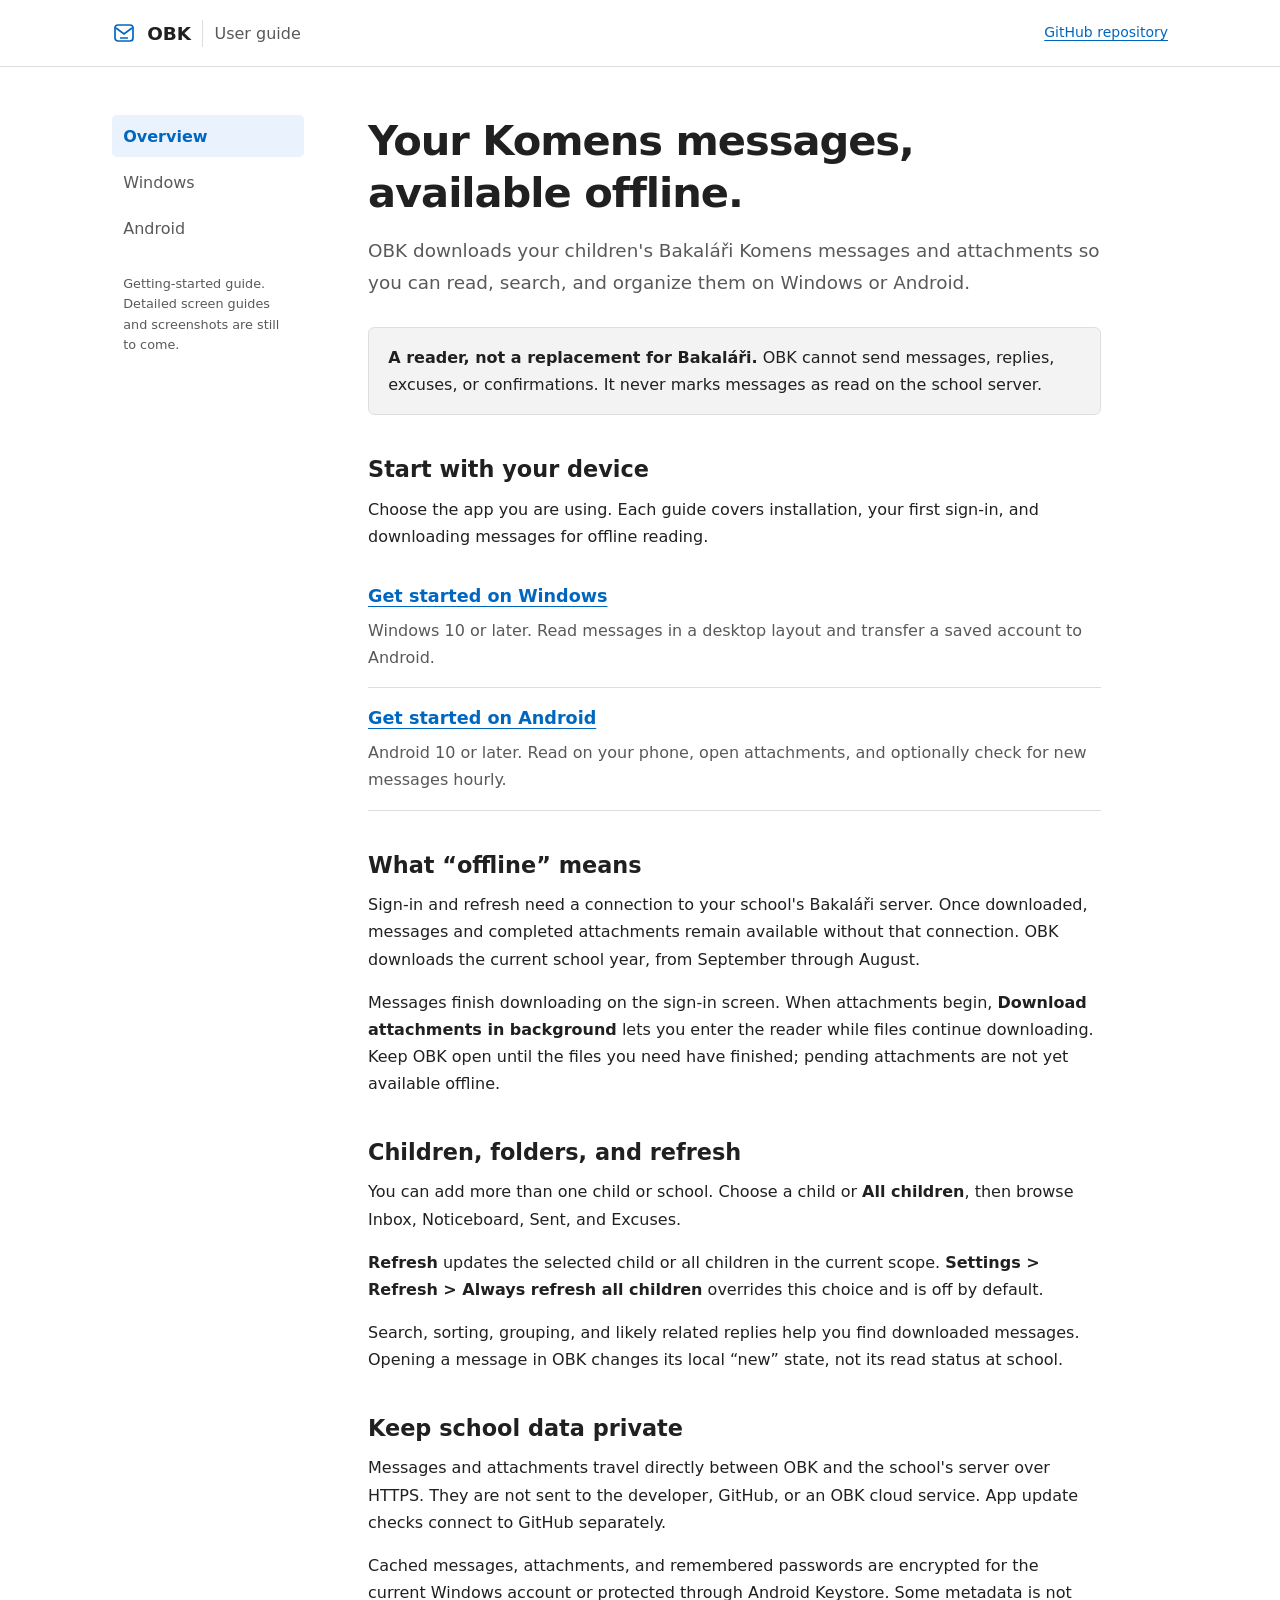
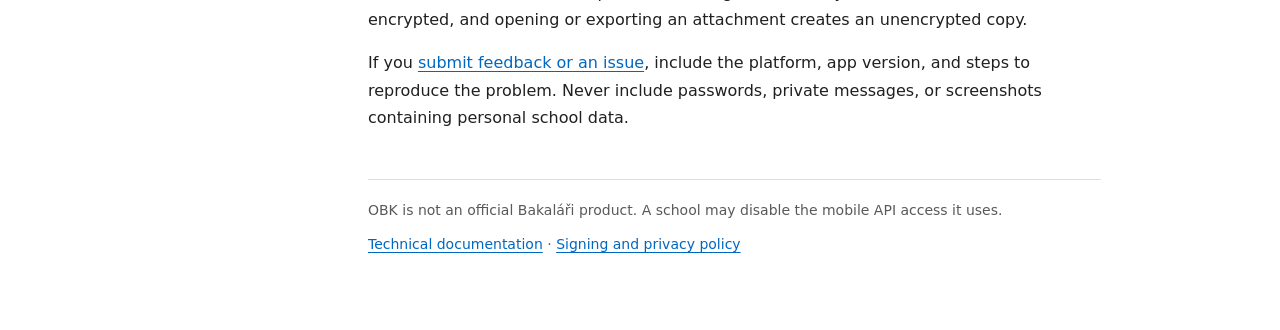
<file: docs/user-guide/index.html>
<!doctype html>
<html lang="en">
<head>
    <meta charset="utf-8">
    <meta name="viewport" content="width=device-width, initial-scale=1">
    <meta name="description" content="Get started with OBK, the offline reader for Bakaláři Komens messages on Windows and Android.">
    <title>OBK user guide</title>
    <link rel="stylesheet" href="styles.css">
</head>
<body>
    <a class="skip-link" href="#content">Skip to content</a>
    <header class="site-header">
        <div class="header-inner">
            <a class="brand" href="index.html">
                <svg viewBox="0 0 24 24" fill="none" stroke="currentColor" stroke-width="1.7" aria-hidden="true"><rect x="3" y="4" width="18" height="16" rx="3"/><path d="m4 7 8 6 8-6M8 17h8"/></svg>
                <strong>OBK</strong><span>User guide</span>
            </a>
            <a class="source-link" href="https://github.com/iricigor/OBK">GitHub repository</a>
        </div>
    </header>
    <div class="layout">
        <aside class="sidebar">
            <nav aria-label="User guide">
                <a href="index.html" aria-current="page">Overview</a>
                <a href="windows.html">Windows</a>
                <a href="android.html">Android</a>
            </nav>
            <p class="scope-note">Getting-started guide.<br>Detailed screen guides and screenshots are still to come.</p>
        </aside>
        <main id="content" tabindex="-1">
            <h1>Your Komens messages, available offline.</h1>
            <p class="intro">OBK downloads your children's Bakaláři Komens messages and attachments so you can read, search, and organize them on Windows or Android.</p>

            <div class="notice">
                <p><strong>A reader, not a replacement for Bakaláři.</strong> OBK cannot send messages, replies, excuses, or confirmations. It never marks messages as read on the school server.</p>
            </div>

            <h2 id="start">Start with your device</h2>
            <p>Choose the app you are using. Each guide covers installation, your first sign-in, and downloading messages for offline reading.</p>
            <ul class="platform-links">
                <li><a href="windows.html">Get started on Windows</a><p>Windows 10 or later. Read messages in a desktop layout and transfer a saved account to Android.</p></li>
                <li><a href="android.html">Get started on Android</a><p>Android 10 or later. Read on your phone, open attachments, and optionally check for new messages hourly.</p></li>
            </ul>

            <h2 id="offline">What “offline” means</h2>
            <p>Sign-in and refresh need a connection to your school's Bakaláři server. Once downloaded, messages and completed attachments remain available without that connection. OBK downloads the current school year, from September through August.</p>
            <p>Messages finish downloading on the sign-in screen. When attachments begin, <strong>Download attachments in background</strong> lets you enter the reader while files continue downloading. Keep OBK open until the files you need have finished; pending attachments are not yet available offline.</p>

            <h2 id="accounts">Children, folders, and refresh</h2>
            <p>You can add more than one child or school. Choose a child or <strong>All children</strong>, then browse Inbox, Noticeboard, Sent, and Excuses.</p>
            <p><strong>Refresh</strong> updates the selected child or all children in the current scope. <strong>Settings &gt; Refresh &gt; Always refresh all children</strong> overrides this choice and is off by default.</p>
            <p>Search, sorting, grouping, and likely related replies help you find downloaded messages. Opening a message in OBK changes its local “new” state, not its read status at school.</p>

            <h2 id="privacy">Keep school data private</h2>
            <p>Messages and attachments travel directly between OBK and the school's server over HTTPS. They are not sent to the developer, GitHub, or an OBK cloud service. App update checks connect to GitHub separately.</p>
            <p>Cached messages, attachments, and remembered passwords are encrypted for the current Windows account or protected through Android Keystore. Some metadata is not encrypted, and opening or exporting an attachment creates an unencrypted copy.</p>
            <p>If you <a href="https://github.com/iricigor/OBK/issues/new">submit feedback or an issue</a>, include the platform, app version, and steps to reproduce the problem. Never include passwords, private messages, or screenshots containing personal school data.</p>

            <footer class="page-footer">
                <p>OBK is not an official Bakaláři product. A school may disable the mobile API access it uses.</p>
                <p><a href="https://github.com/iricigor/OBK/blob/main/docs/TECHNICAL.md">Technical documentation</a> · <a href="https://github.com/iricigor/OBK/blob/main/docs/CODE_SIGNING.md">Signing and privacy policy</a></p>
            </footer>
        </main>
    </div>
</body>
</html>
</file>
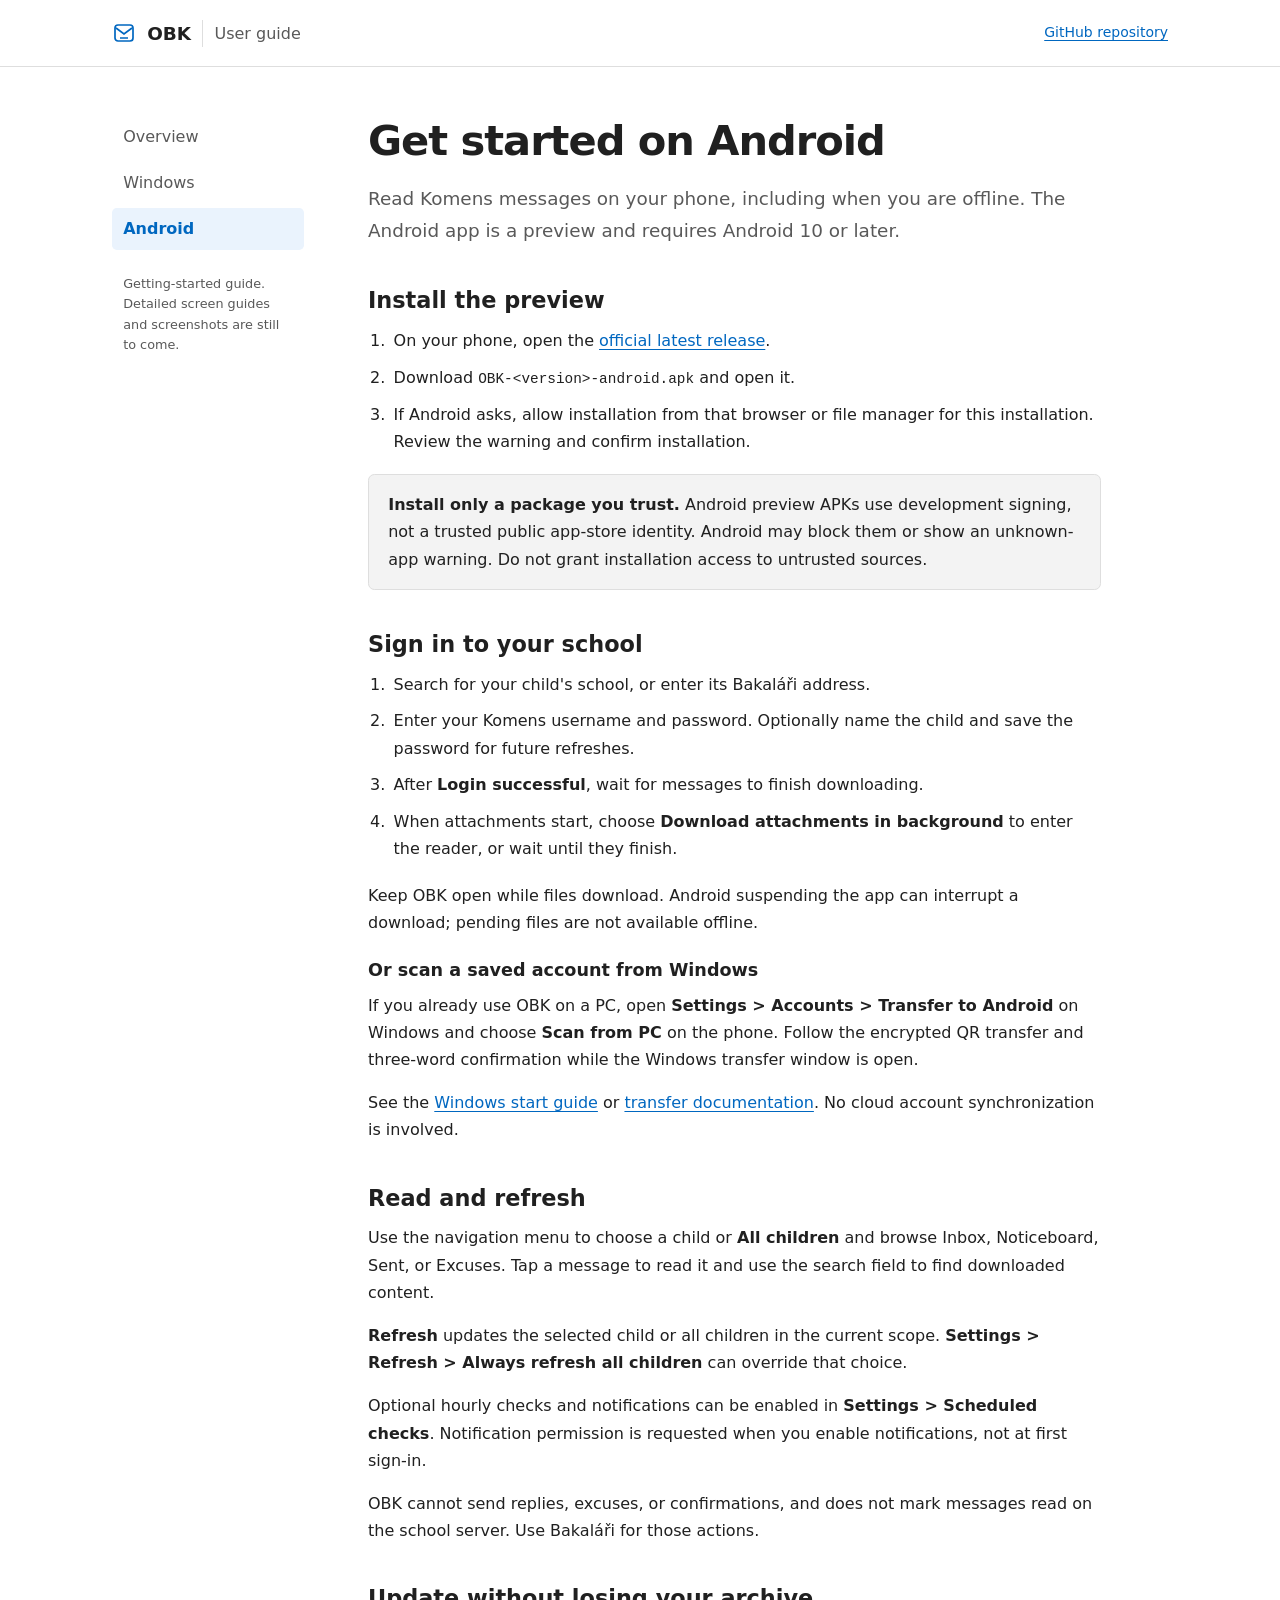
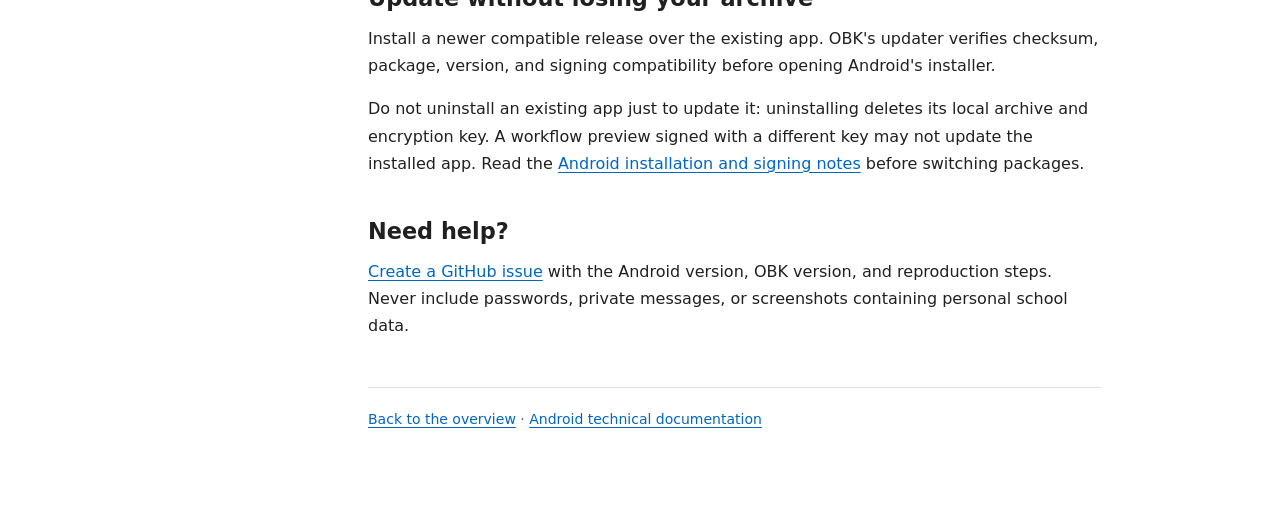
<file: docs/user-guide/android.html>
<!doctype html>
<html lang="en">
<head>
    <meta charset="utf-8">
    <meta name="viewport" content="width=device-width, initial-scale=1">
    <meta name="description" content="Install the OBK Android preview, sign in or scan an account from Windows, and read Komens messages offline.">
    <title>Get started on Android · OBK user guide</title>
    <link rel="stylesheet" href="styles.css">
</head>
<body>
    <a class="skip-link" href="#content">Skip to content</a>
    <header class="site-header">
        <div class="header-inner">
            <a class="brand" href="index.html">
                <svg viewBox="0 0 24 24" fill="none" stroke="currentColor" stroke-width="1.7" aria-hidden="true"><rect x="3" y="4" width="18" height="16" rx="3"/><path d="m4 7 8 6 8-6M8 17h8"/></svg>
                <strong>OBK</strong><span>User guide</span>
            </a>
            <a class="source-link" href="https://github.com/iricigor/OBK">GitHub repository</a>
        </div>
    </header>
    <div class="layout">
        <aside class="sidebar">
            <nav aria-label="User guide">
                <a href="index.html">Overview</a>
                <a href="windows.html">Windows</a>
                <a href="android.html" aria-current="page">Android</a>
            </nav>
            <p class="scope-note">Getting-started guide.<br>Detailed screen guides and screenshots are still to come.</p>
        </aside>
        <main id="content" tabindex="-1">
            <h1>Get started on Android</h1>
            <p class="intro">Read Komens messages on your phone, including when you are offline. The Android app is a preview and requires Android 10 or later.</p>

            <h2 id="install">Install the preview</h2>
            <ol>
                <li>On your phone, open the <a href="https://github.com/iricigor/OBK/releases/latest">official latest release</a>.</li>
                <li>Download <code>OBK-&lt;version&gt;-android.apk</code> and open it.</li>
                <li>If Android asks, allow installation from that browser or file manager for this installation. Review the warning and confirm installation.</li>
            </ol>
            <div class="notice">
                <p><strong>Install only a package you trust.</strong> Android preview APKs use development signing, not a trusted public app-store identity. Android may block them or show an unknown-app warning. Do not grant installation access to untrusted sources.</p>
            </div>

            <h2 id="sign-in">Sign in to your school</h2>
            <ol>
                <li>Search for your child's school, or enter its Bakaláři address.</li>
                <li>Enter your Komens username and password. Optionally name the child and save the password for future refreshes.</li>
                <li>After <strong>Login successful</strong>, wait for messages to finish downloading.</li>
                <li>When attachments start, choose <strong>Download attachments in background</strong> to enter the reader, or wait until they finish.</li>
            </ol>
            <p>Keep OBK open while files download. Android suspending the app can interrupt a download; pending files are not available offline.</p>

            <h3 id="scan-from-pc">Or scan a saved account from Windows</h3>
            <p>If you already use OBK on a PC, open <strong>Settings &gt; Accounts &gt; Transfer to Android</strong> on Windows and choose <strong>Scan from PC</strong> on the phone. Follow the encrypted QR transfer and three-word confirmation while the Windows transfer window is open.</p>
            <p>See the <a href="windows.html">Windows start guide</a> or <a href="https://github.com/iricigor/OBK/blob/main/docs/TECHNICAL.md#transferring-an-account-from-windows-to-android">transfer documentation</a>. No cloud account synchronization is involved.</p>

            <h2 id="read">Read and refresh</h2>
            <p>Use the navigation menu to choose a child or <strong>All children</strong> and browse Inbox, Noticeboard, Sent, or Excuses. Tap a message to read it and use the search field to find downloaded content.</p>
            <p><strong>Refresh</strong> updates the selected child or all children in the current scope. <strong>Settings &gt; Refresh &gt; Always refresh all children</strong> can override that choice.</p>
            <p>Optional hourly checks and notifications can be enabled in <strong>Settings &gt; Scheduled checks</strong>. Notification permission is requested when you enable notifications, not at first sign-in.</p>
            <p>OBK cannot send replies, excuses, or confirmations, and does not mark messages read on the school server. Use Bakaláři for those actions.</p>

            <h2 id="updates">Update without losing your archive</h2>
            <p>Install a newer compatible release over the existing app. OBK's updater verifies checksum, package, version, and signing compatibility before opening Android's installer.</p>
            <p>Do not uninstall an existing app just to update it: uninstalling deletes its local archive and encryption key. A workflow preview signed with a different key may not update the installed app. Read the <a href="https://github.com/iricigor/OBK/blob/main/docs/ANDROID.md">Android installation and signing notes</a> before switching packages.</p>

            <h2 id="help">Need help?</h2>
            <p><a href="https://github.com/iricigor/OBK/issues/new">Create a GitHub issue</a> with the Android version, OBK version, and reproduction steps. Never include passwords, private messages, or screenshots containing personal school data.</p>

            <footer class="page-footer">
                <p><a href="index.html">Back to the overview</a> · <a href="https://github.com/iricigor/OBK/blob/main/docs/TECHNICAL.md#android-preview">Android technical documentation</a></p>
            </footer>
        </main>
    </div>
</body>
</html>
</file>
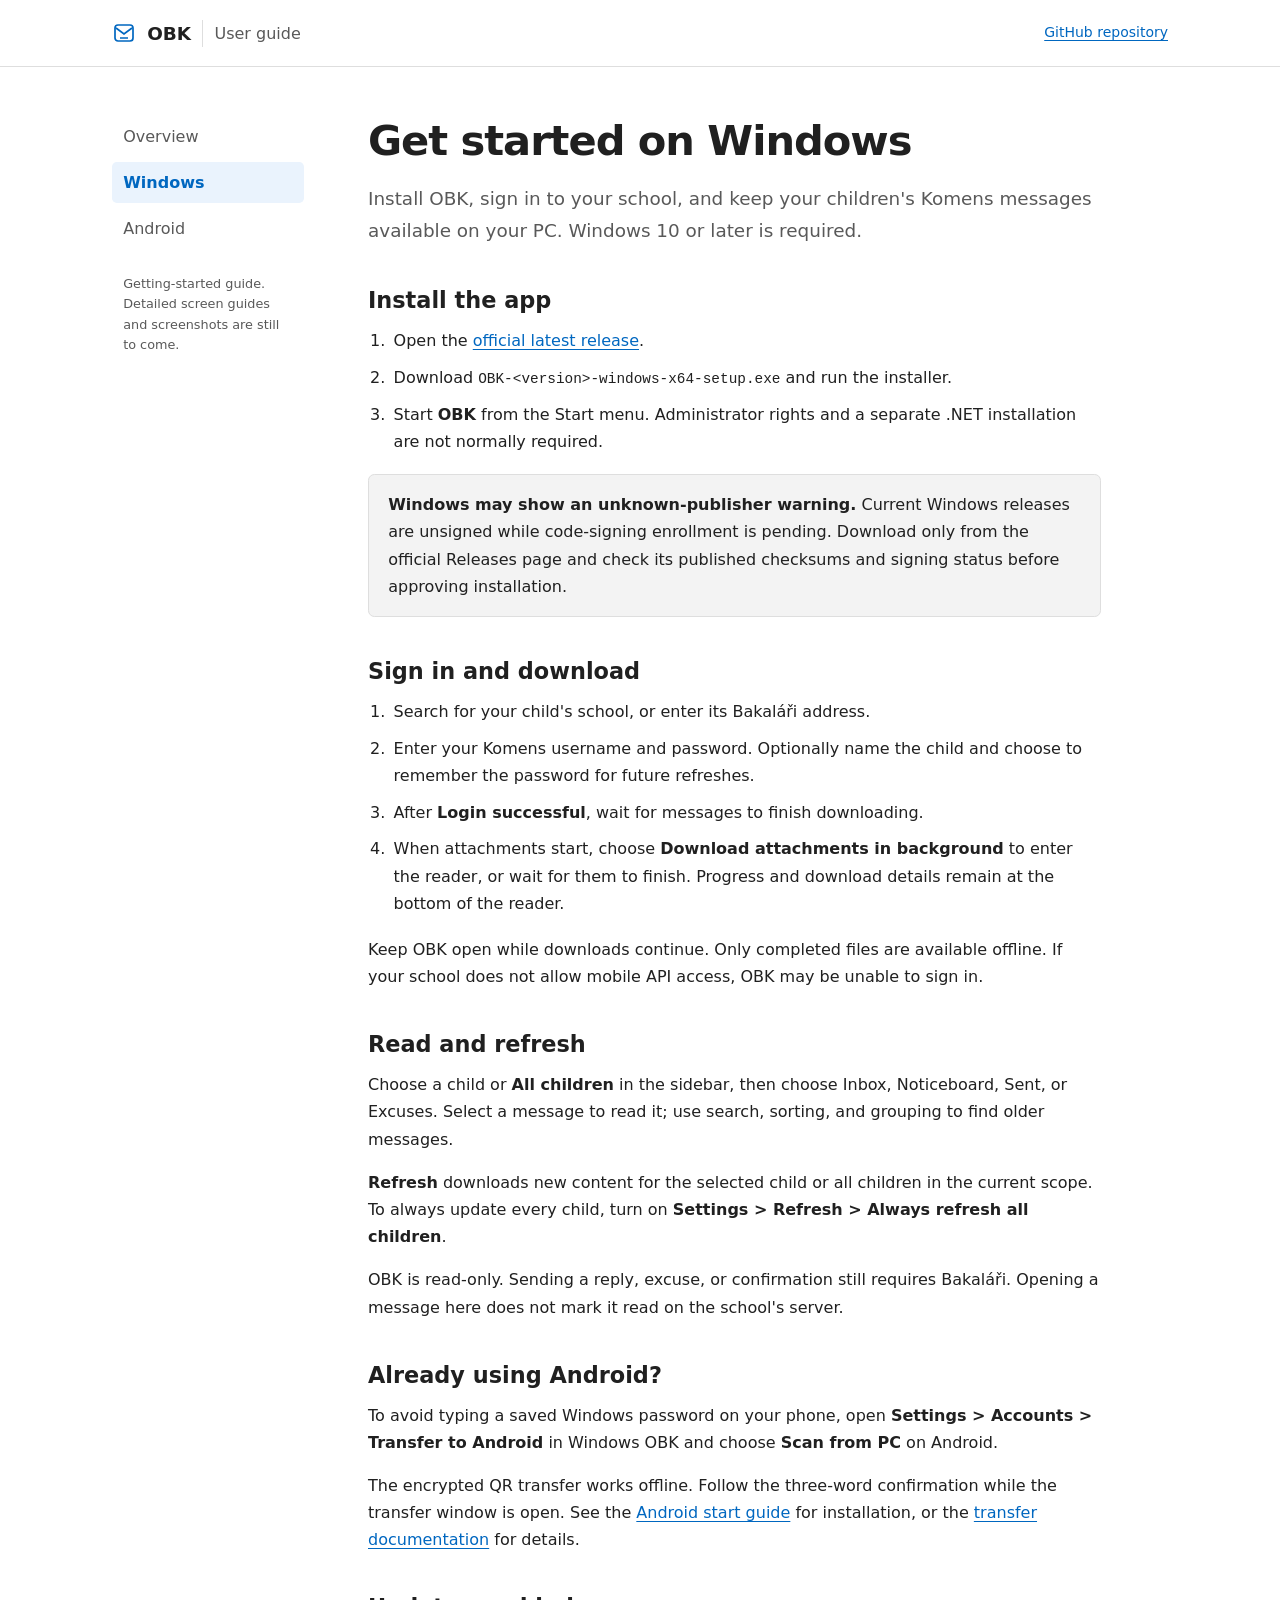
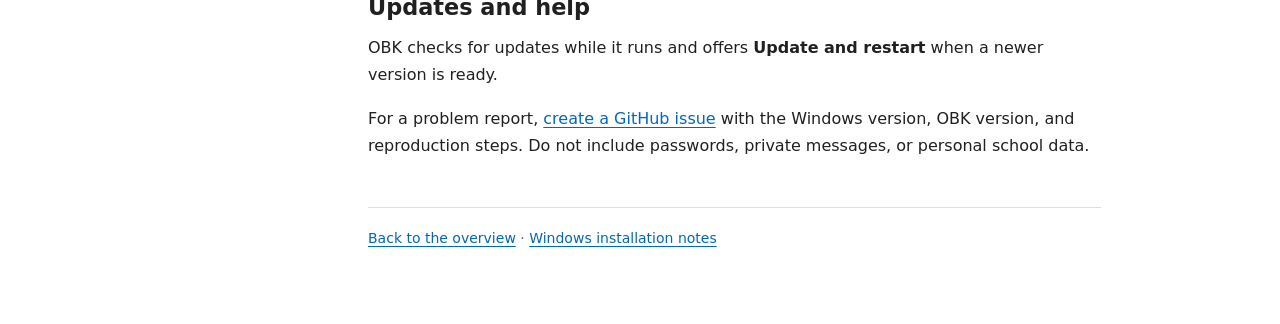
<file: docs/user-guide/windows.html>
<!doctype html>
<html lang="en">
<head>
    <meta charset="utf-8">
    <meta name="viewport" content="width=device-width, initial-scale=1">
    <meta name="description" content="Install OBK on Windows, sign in to your school, and download Komens messages for offline reading.">
    <title>Get started on Windows · OBK user guide</title>
    <link rel="stylesheet" href="styles.css">
</head>
<body>
    <a class="skip-link" href="#content">Skip to content</a>
    <header class="site-header">
        <div class="header-inner">
            <a class="brand" href="index.html">
                <svg viewBox="0 0 24 24" fill="none" stroke="currentColor" stroke-width="1.7" aria-hidden="true"><rect x="3" y="4" width="18" height="16" rx="3"/><path d="m4 7 8 6 8-6M8 17h8"/></svg>
                <strong>OBK</strong><span>User guide</span>
            </a>
            <a class="source-link" href="https://github.com/iricigor/OBK">GitHub repository</a>
        </div>
    </header>
    <div class="layout">
        <aside class="sidebar">
            <nav aria-label="User guide">
                <a href="index.html">Overview</a>
                <a href="windows.html" aria-current="page">Windows</a>
                <a href="android.html">Android</a>
            </nav>
            <p class="scope-note">Getting-started guide.<br>Detailed screen guides and screenshots are still to come.</p>
        </aside>
        <main id="content" tabindex="-1">
            <h1>Get started on Windows</h1>
            <p class="intro">Install OBK, sign in to your school, and keep your children's Komens messages available on your PC. Windows 10 or later is required.</p>

            <h2 id="install">Install the app</h2>
            <ol>
                <li>Open the <a href="https://github.com/iricigor/OBK/releases/latest">official latest release</a>.</li>
                <li>Download <code>OBK-&lt;version&gt;-windows-x64-setup.exe</code> and run the installer.</li>
                <li>Start <strong>OBK</strong> from the Start menu. Administrator rights and a separate .NET installation are not normally required.</li>
            </ol>
            <div class="notice">
                <p><strong>Windows may show an unknown-publisher warning.</strong> Current Windows releases are unsigned while code-signing enrollment is pending. Download only from the official Releases page and check its published checksums and signing status before approving installation.</p>
            </div>

            <h2 id="sign-in">Sign in and download</h2>
            <ol>
                <li>Search for your child's school, or enter its Bakaláři address.</li>
                <li>Enter your Komens username and password. Optionally name the child and choose to remember the password for future refreshes.</li>
                <li>After <strong>Login successful</strong>, wait for messages to finish downloading.</li>
                <li>When attachments start, choose <strong>Download attachments in background</strong> to enter the reader, or wait for them to finish. Progress and download details remain at the bottom of the reader.</li>
            </ol>
            <p>Keep OBK open while downloads continue. Only completed files are available offline. If your school does not allow mobile API access, OBK may be unable to sign in.</p>

            <h2 id="read">Read and refresh</h2>
            <p>Choose a child or <strong>All children</strong> in the sidebar, then choose Inbox, Noticeboard, Sent, or Excuses. Select a message to read it; use search, sorting, and grouping to find older messages.</p>
            <p><strong>Refresh</strong> downloads new content for the selected child or all children in the current scope. To always update every child, turn on <strong>Settings &gt; Refresh &gt; Always refresh all children</strong>.</p>
            <p>OBK is read-only. Sending a reply, excuse, or confirmation still requires Bakaláři. Opening a message here does not mark it read on the school's server.</p>

            <h2 id="android-transfer">Already using Android?</h2>
            <p>To avoid typing a saved Windows password on your phone, open <strong>Settings &gt; Accounts &gt; Transfer to Android</strong> in Windows OBK and choose <strong>Scan from PC</strong> on Android.</p>
            <p>The encrypted QR transfer works offline. Follow the three-word confirmation while the transfer window is open. See the <a href="android.html">Android start guide</a> for installation, or the <a href="https://github.com/iricigor/OBK/blob/main/docs/TECHNICAL.md#transferring-an-account-from-windows-to-android">transfer documentation</a> for details.</p>

            <h2 id="updates">Updates and help</h2>
            <p>OBK checks for updates while it runs and offers <strong>Update and restart</strong> when a newer version is ready.</p>
            <p>For a problem report, <a href="https://github.com/iricigor/OBK/issues/new">create a GitHub issue</a> with the Windows version, OBK version, and reproduction steps. Do not include passwords, private messages, or personal school data.</p>

            <footer class="page-footer">
                <p><a href="index.html">Back to the overview</a> · <a href="https://github.com/iricigor/OBK/blob/main/docs/WINDOWS.md">Windows installation notes</a></p>
            </footer>
        </main>
    </div>
</body>
</html>
</file>
<file: docs/user-guide/styles.css>
:root {
    color-scheme: light dark;
    --background: #ffffff;
    --surface: #f3f3f3;
    --text: #202020;
    --muted: #595959;
    --accent: #0067c0;
    --selection: #eaf3fd;
    --stroke: #dedede;
}

* { box-sizing: border-box; }
html { scroll-padding-top: 2rem; }
body {
    margin: 0;
    background: var(--background);
    color: var(--text);
    font: 1rem/1.7 "Segoe UI", system-ui, sans-serif;
}
a { color: var(--accent); text-underline-offset: .2em; }
a:hover { text-decoration-thickness: 2px; }
a:focus-visible { outline: 2px solid var(--accent); outline-offset: 4px; }
::selection { background: var(--selection); color: var(--text); }
.skip-link {
    position: absolute;
    top: .5rem;
    left: 1rem;
    padding: .5rem 1rem;
    background: var(--background);
    transform: translateY(-200%);
    z-index: 1;
}
.skip-link:focus { transform: none; }
.site-header { border-bottom: 1px solid var(--stroke); }
.header-inner {
    max-width: 70rem;
    margin: auto;
    padding: 1.1rem 2rem;
    display: flex;
    align-items: center;
    justify-content: space-between;
    gap: 1rem;
}
.brand { display: flex; align-items: center; gap: .7rem; text-decoration: none; color: var(--text); }
.brand svg { width: 1.5rem; height: 1.5rem; color: var(--accent); flex-shrink: 0; }
.brand strong { font-size: 1.15rem; }
.brand span { color: var(--muted); padding-left: .7rem; border-left: 1px solid var(--stroke); }
.source-link { font-size: .875rem; white-space: nowrap; }
.layout {
    max-width: 70rem;
    margin: auto;
    padding: 3rem 2rem 4rem;
    display: grid;
    grid-template-columns: 12rem minmax(0, 1fr);
    gap: 4rem;
}
.sidebar nav { display: grid; gap: .3rem; }
.sidebar nav a {
    padding: .45rem .7rem;
    border-radius: .3rem;
    text-decoration: none;
    color: var(--muted);
}
.sidebar nav a:hover { background: var(--surface); color: var(--text); }
.sidebar nav a[aria-current="page"] { background: var(--selection); color: var(--accent); font-weight: 600; }
.sidebar .scope-note { margin: 1.5rem .7rem 0; color: var(--muted); font-size: .8rem; line-height: 1.6; }
main { min-width: 0; max-width: 72ch; }
h1, h2, h3 { line-height: 1.25; font-weight: 600; text-wrap: balance; }
h1 { font-size: clamp(2rem, 4vw, 2.6rem); margin: 0 0 1rem; letter-spacing: -.025em; }
h2 { font-size: 1.4rem; margin: 2.5rem 0 .8rem; }
h3 { font-size: 1.1rem; margin: 1.5rem 0 .6rem; }
p { margin: 0 0 1rem; }
.intro { font-size: 1.15rem; color: var(--muted); margin-bottom: 1.8rem; }
ul, ol { padding-left: 1.4rem; margin: .8rem 0 1.2rem; }
li { padding-left: .2rem; margin-bottom: .6rem; }
li p { margin: .3rem 0; }
.notice { padding: 1rem 1.2rem; border: 1px solid var(--stroke); border-radius: .4rem; background: var(--surface); }
.notice p:last-child { margin: 0; }
.platform-links { margin: .8rem 0 0; padding: 0; list-style: none; }
.platform-links li { margin: 0; padding: 1rem 0; border-bottom: 1px solid var(--stroke); }
.platform-links a { display: inline-block; font-size: 1.1rem; font-weight: 600; }
.platform-links p { color: var(--muted); margin: .3rem 0 0; }
.page-footer { margin-top: 3rem; padding-top: 1.2rem; border-top: 1px solid var(--stroke); font-size: .875rem; color: var(--muted); }
.page-footer p { margin-bottom: .6rem; }
code { overflow-wrap: anywhere; font-size: .9em; }

@media (prefers-color-scheme: dark) {
    :root {
        --background: #202020;
        --surface: #2b2b2b;
        --text: #ffffff;
        --muted: #b5b5b5;
        --accent: #4cc2ff;
        --selection: #1e3a52;
        --stroke: #484848;
    }
}

@media (max-width: 48rem) {
    .header-inner { padding: 1rem 1.25rem; }
    .layout { grid-template-columns: minmax(0, 1fr); gap: 1.8rem; padding: 1.25rem 1.25rem 3rem; }
    .sidebar nav { display: flex; flex-wrap: wrap; gap: .3rem; }
    .sidebar .scope-note { margin: .7rem .7rem 0; }
    .brand span { font-size: .875rem; }
}

@media (max-width: 22rem) {
    .header-inner { flex-wrap: wrap; }
}
</file>
